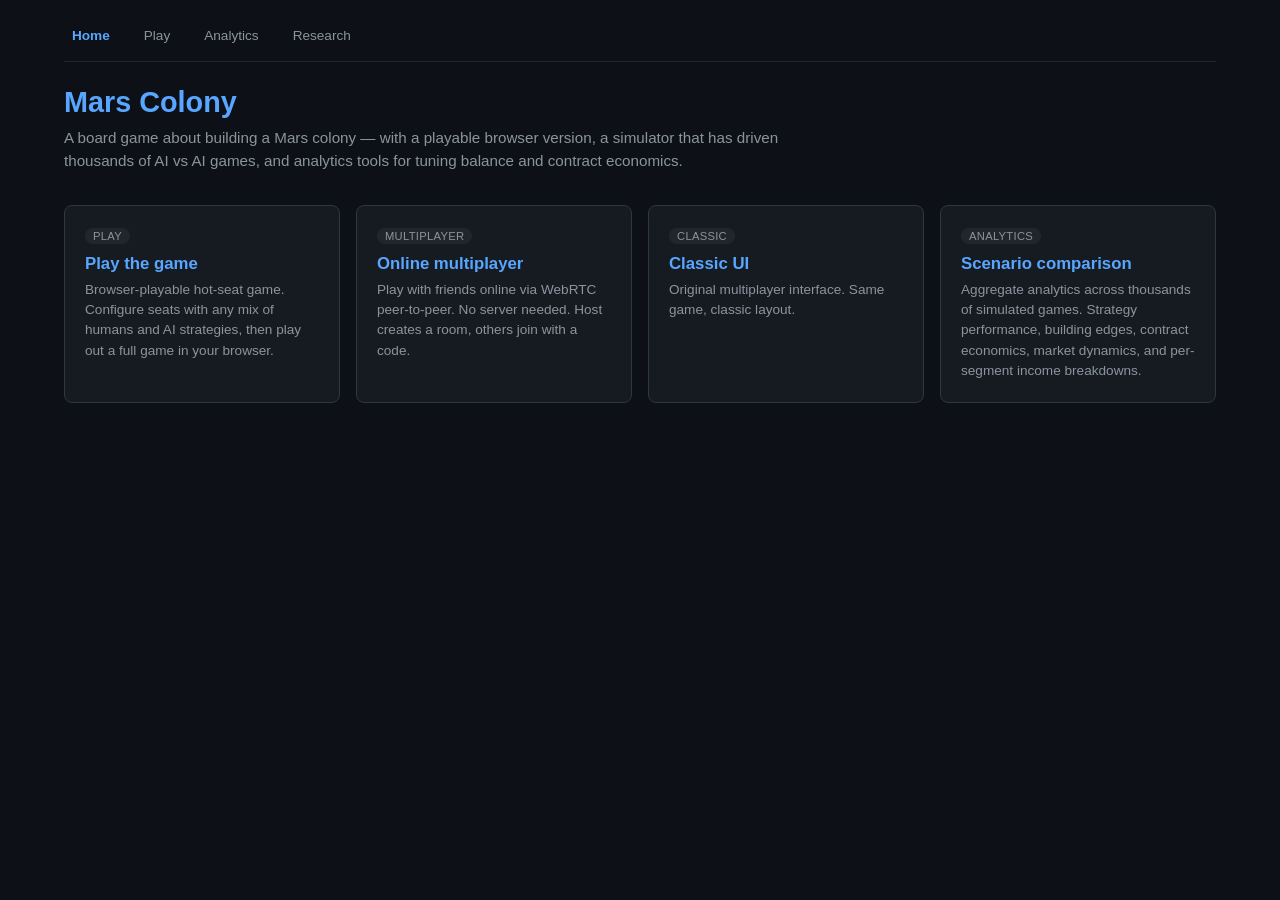
<file: frontend/index.html>
<!DOCTYPE html>
<html lang="en">
<head>
  <meta charset="UTF-8">
  <meta name="viewport" content="width=device-width, initial-scale=1.0">
  <title>Mars Colony — Home</title>
  <link rel="stylesheet" href="report.css">
  <style>
    .home-hero {
      margin-bottom: 32px;
    }
    .home-hero h1 {
      font-size: 1.8rem;
      margin-bottom: 8px;
    }
    .home-hero p {
      color: #8b949e;
      font-size: 0.95rem;
      max-width: 720px;
      line-height: 1.5;
    }
    .home-grid {
      display: grid;
      grid-template-columns: repeat(auto-fit, minmax(260px, 1fr));
      gap: 16px;
    }
    .home-card {
      display: block;
      background: #161b22;
      border: 1px solid #30363d;
      border-radius: 8px;
      padding: 20px;
      text-decoration: none;
      color: inherit;
      transition: border-color 120ms, transform 120ms;
    }
    .home-card:hover {
      border-color: #58a6ff;
      transform: translateY(-2px);
    }
    .home-card h2 {
      color: #58a6ff;
      font-size: 1.05rem;
      margin: 0 0 6px;
      padding: 0;
      border: none;
    }
    .home-card .home-card-tag {
      display: inline-block;
      font-size: 0.7rem;
      color: #8b949e;
      background: #21262d;
      padding: 2px 8px;
      border-radius: 10px;
      margin-bottom: 10px;
      letter-spacing: 0.3px;
      text-transform: uppercase;
    }
    .home-card p {
      color: #8b949e;
      font-size: 0.85rem;
      line-height: 1.5;
      margin: 0;
    }
  </style>
</head>
<body>
  <div id="app">
    <nav class="site-nav">
      <a href="index.html" class="active">Home</a>
      <a href="multiplayer.html">Play</a>
      <a href="compare.html">Analytics</a>
      <a href="research.html">Research</a>
    </nav>

    <header class="home-hero">
      <h1>Mars Colony</h1>
      <p>
        A board game about building a Mars colony — with a playable browser
        version, a simulator that has driven thousands of AI vs AI games,
        and analytics tools for tuning balance and contract economics.
      </p>
    </header>

    <div class="home-grid">
      <a class="home-card" href="multiplayer.html">
        <span class="home-card-tag">Play</span>
        <h2>Play the game</h2>
        <p>
          Browser-playable hot-seat game. Configure seats with any mix of
          humans and AI strategies, then play out a full game in your browser.
        </p>
      </a>

      <a class="home-card" href="multiplayer.html">
        <span class="home-card-tag">Multiplayer</span>
        <h2>Online multiplayer</h2>
        <p>
          Play with friends online via WebRTC peer-to-peer. No server needed.
          Host creates a room, others join with a code.
        </p>
      </a>

      <a class="home-card" href="multiplayer-classic.html">
        <span class="home-card-tag">Classic</span>
        <h2>Classic UI</h2>
        <p>
          Original multiplayer interface. Same game, classic layout.
        </p>
      </a>

      <a class="home-card" href="compare.html">
        <span class="home-card-tag">Analytics</span>
        <h2>Scenario comparison</h2>
        <p>
          Aggregate analytics across thousands of simulated games. Strategy
          performance, building edges, contract economics, market dynamics,
          and per-segment income breakdowns.
        </p>
      </a>
    </div>
  </div>
</body>
</html>
</file>
<file: frontend/report.css>
* {
  margin: 0;
  padding: 0;
  box-sizing: border-box;
}

body {
  font-family: -apple-system, BlinkMacSystemFont, "Segoe UI", Roboto, sans-serif;
  background: #0d1117;
  color: #c9d1d9;
  padding: 24px;
  max-width: 1200px;
  margin: 0 auto;
}

/* Site navigation */
.site-nav {
  display: flex;
  gap: 18px;
  padding-bottom: 14px;
  margin-bottom: 24px;
  border-bottom: 1px solid #21262d;
  flex-wrap: wrap;
}
.site-nav a {
  color: #8b949e;
  text-decoration: none;
  font-size: 0.85rem;
  padding: 4px 8px;
  border-radius: 4px;
}
.site-nav a:hover {
  color: #c9d1d9;
  background: #21262d;
}
.site-nav a.active {
  color: #58a6ff;
  font-weight: 600;
}

header {
  margin-bottom: 32px;
}

h1 {
  font-size: 1.5rem;
  color: #58a6ff;
  margin-bottom: 8px;
}

h2 {
  font-size: 1.1rem;
  color: #58a6ff;
  margin-bottom: 16px;
  padding-top: 16px;
  border-top: 1px solid #21262d;
}

#config-summary {
  font-size: 0.8rem;
  color: #8b949e;
}

section {
  margin-bottom: 32px;
}

/* Stat cards */
.stat-cards {
  display: grid;
  grid-template-columns: repeat(auto-fit, minmax(180px, 1fr));
  gap: 12px;
}

.stat-card {
  background: #161b22;
  border: 1px solid #30363d;
  border-radius: 8px;
  padding: 16px;
}

.stat-card .label {
  font-size: 0.75rem;
  color: #8b949e;
  margin-bottom: 4px;
}

.stat-card .value {
  font-size: 1.4rem;
  font-weight: 700;
  color: #c9d1d9;
}

.stat-card .value.positive { color: #3fb950; }
.stat-card .value.negative { color: #f85149; }

.positive { color: #3fb950; }
.negative { color: #f85149; }

.contract-btn {
  background: #21262d;
  border: 1px solid #30363d;
  border-radius: 6px;
  padding: 6px 12px;
  color: #c9d1d9;
  font-size: 0.8rem;
  cursor: pointer;
}

.contract-btn:hover {
  border-color: #58a6ff;
  background: #161b22;
}

.view-toggle, .segment-toggle {
  background: #21262d;
  border: 1px solid #30363d;
  border-radius: 6px;
  padding: 4px 12px;
  color: #c9d1d9;
  font-size: 0.75rem;
  cursor: pointer;
}

.view-toggle:hover, .segment-toggle:hover {
  border-color: #58a6ff;
}

.view-toggle.active, .segment-toggle.active {
  background: #1f6feb;
  border-color: #58a6ff;
  color: #fff;
}

/* Charts */
.chart-row {
  display: grid;
  grid-template-columns: 1fr 1fr;
  gap: 16px;
}

.chart-container {
  background: #161b22;
  border: 1px solid #30363d;
  border-radius: 8px;
  padding: 16px;
  position: relative;
}

.chart-container.wide {
  max-height: 400px;
}

/* Table */
.table-scroll {
  overflow-x: auto;
}

table {
  width: 100%;
  border-collapse: collapse;
  font-size: 0.8rem;
}

th {
  text-align: left;
  padding: 8px;
  border-bottom: 1px solid #30363d;
  color: #8b949e;
  font-weight: 500;
  cursor: pointer;
}

th:hover { color: #58a6ff; }

td {
  padding: 8px;
  border-bottom: 1px solid #21262d;
}

tr:hover { background: #161b22; }

tr.clickable { cursor: pointer; }
tr.clickable:hover { background: #1f2937; }

/* Game detail */
#game-detail-content {
  background: #161b22;
  border: 1px solid #30363d;
  border-radius: 8px;
  padding: 16px;
  font-size: 0.8rem;
}

.detail-grid {
  display: grid;
  grid-template-columns: 1fr 1fr;
  gap: 16px;
  margin-bottom: 16px;
}

.detail-section h3 {
  font-size: 0.85rem;
  color: #58a6ff;
  margin-bottom: 8px;
}

.action-log {
  max-height: 300px;
  overflow-y: auto;
  font-family: monospace;
  font-size: 0.7rem;
  line-height: 1.6;
}

.action-log .build { color: #58a6ff; }
.action-log .sell { color: #3fb950; }
.action-log .contract { color: #f0883e; }

@media (max-width: 768px) {
  .chart-row { grid-template-columns: 1fr; }
  .detail-grid { grid-template-columns: 1fr; }
}
</file>
